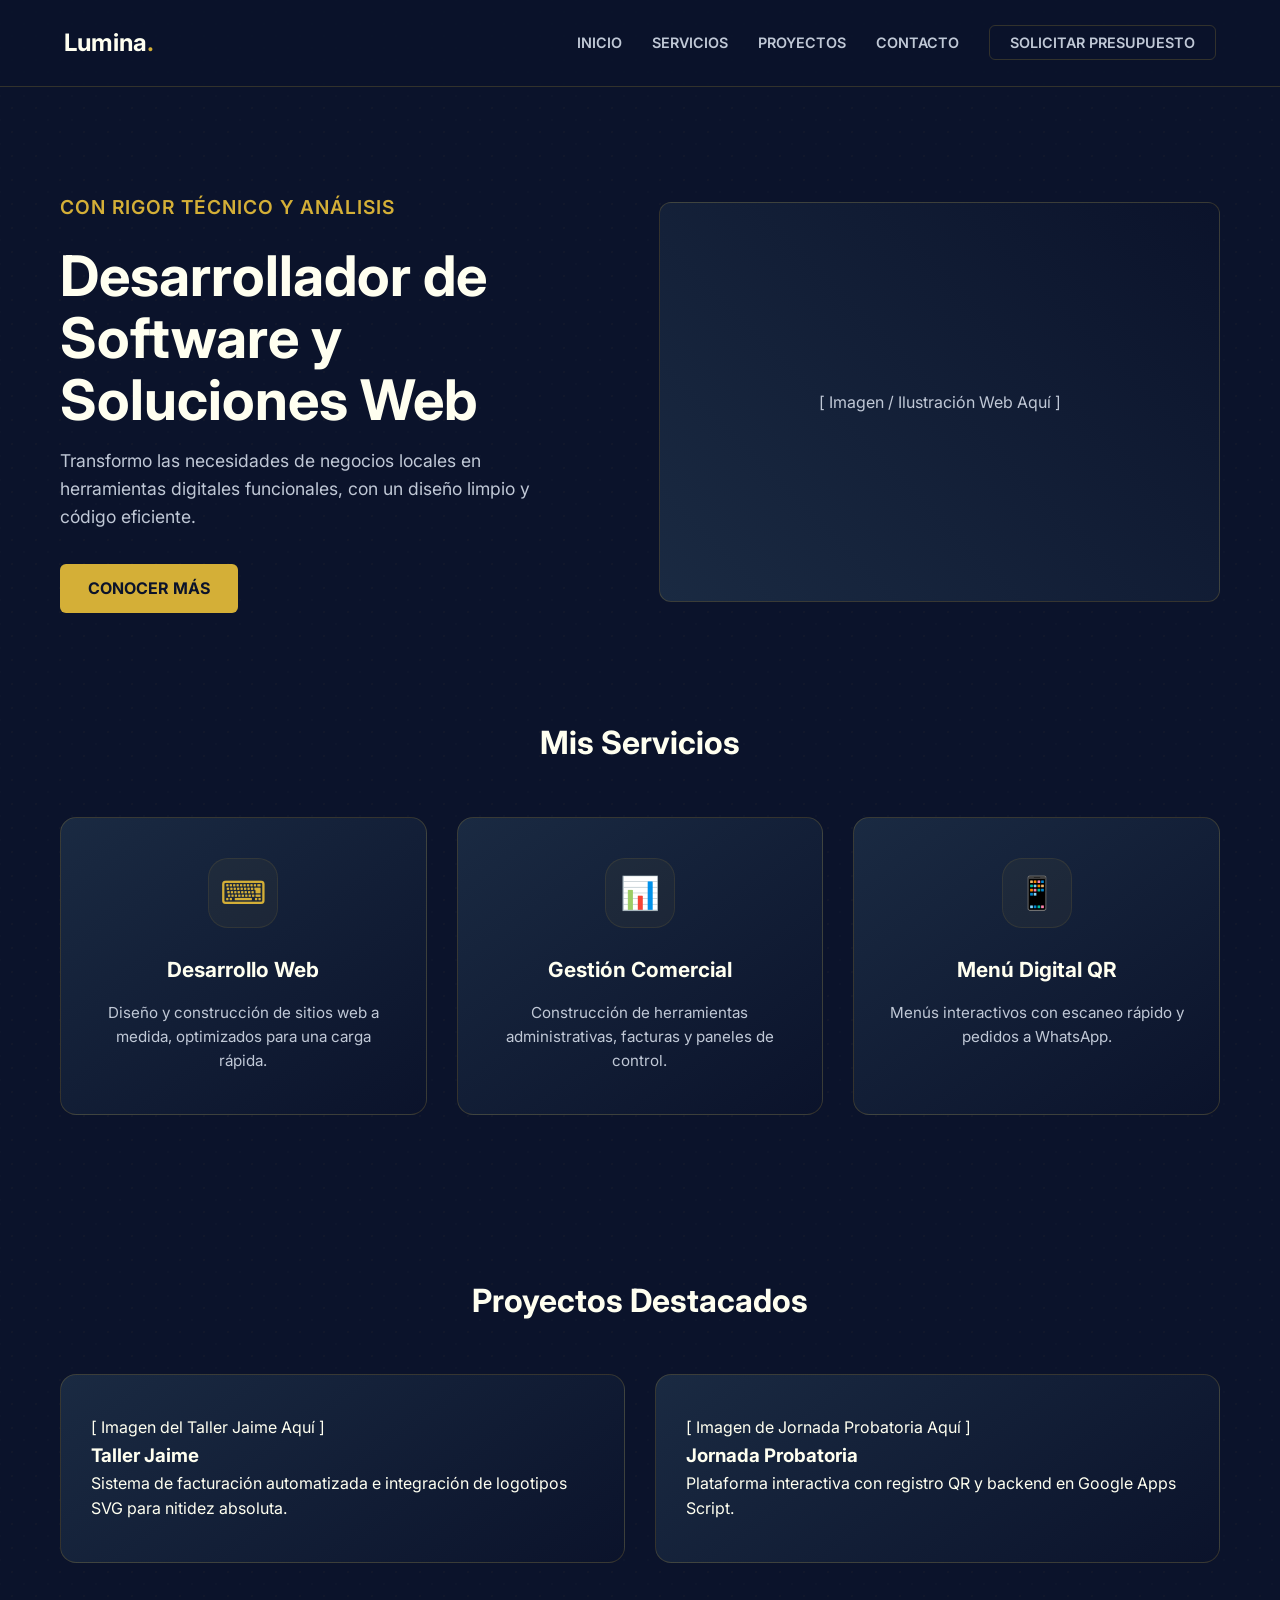
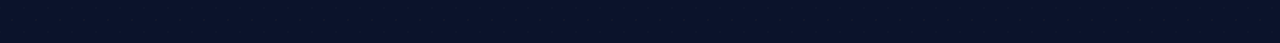
<file: index.html>
<!DOCTYPE html>
<html lang="es">
<head>
    <meta charset="UTF-8">
    <meta name="viewport" content="width=device-width, initial-scale=1.0">
    <title>Lumina Studio | Soluciones Web</title>
    <meta name="description" content="Transformo las necesidades de negocios en Panamá en herramientas digitales funcionales, con un diseño limpio y código eficiente.">
    
    <meta property="og:title" content="Lumina Studio | Soluciones Web a Medida">
    <meta property="og:description" content="Desarrollo de Software, Gestión Comercial y Menús Digitales QR para negocios locales.">
    <meta property="og:type" content="website">
    <meta property="og:url" content="https://luminastudionet-droid.github.io/LuminaStudio/">
    
    <meta property="og:image" content="https://luminastudionet-droid.github.io/LuminaStudio/imagen-previa.png">
    
    <meta name="twitter:card" content="summary_large_image">
    <meta name="twitter:title" content="Lumina Studio | Desarrollador de Software">
    <meta name="twitter:description" content="Diseño y construcción de sitios web a medida, optimizados para una carga rápida.">
    <link rel="stylesheet" href="style.css">
</head>
<body>

    <nav>
        <a href="index.html" class="logo" id="nav-logo">Cargando...</a>
        <ul class="nav-links">
            <li><a href="index.html">INICIO</a></li>
            <li><a href="servicios.html">SERVICIOS</a></li>
            <li><a href="proyectos.html">PROYECTOS</a></li>
            <li><a href="contacto.html">CONTACTO</a></li>
            <li><a href="presupuesto.html" class="btn-outline" id="nav-btn-presupuesto">Cargando...</a></li>
        </ul>
    </nav>

    <div class="container hero">
        <div class="hero-text">
            <h2 id="hero-etiqueta">Cargando...</h2>
            <h1 id="hero-titulo">Cargando...</h1>
            <p id="hero-descripcion">Cargando...</p>
            <a href="proyectos.html" class="btn-primary" id="hero-boton">Cargando...</a>
        </div>
        <div class="hero-image">
            [ Imagen / Ilustración Web Aquí ]
        </div>
    </div>

    <div class="container" style="padding-top: 0;">
        <h2 class="section-title" id="titulo-servicios">Cargando...</h2>
        <div class="services-grid">
            
            <a href="servicio-web.html" class="service-link">
                <div class="service-card">
                    <div class="icon-placeholder">⌨️</div>
                    <h3 id="srv1-titulo">Cargando...</h3>
                    <p id="srv1-desc">Cargando...</p>
                </div>
            </a>

            <a href="servicio-gestion.html" class="service-link">
                <div class="service-card">
                    <div class="icon-placeholder">📊</div>
                    <h3 id="srv2-titulo">Cargando...</h3>
                    <p id="srv2-desc">Cargando...</p>
                </div>
            </a>

            <a href="servicio-menu.html" class="service-link">
                <div class="service-card">
                    <div class="icon-placeholder">📱</div>
                    <h3 id="srv3-titulo">Cargando...</h3>
                    <p id="srv3-desc">Cargando...</p>
                </div>
            </a>

        </div>
    </div>

    <div class="container">
        <h2 class="section-title" id="titulo-proyectos">Cargando...</h2>
        <div class="projects-grid">

            <div class="project-card">
                <div class="project-image">
                    [ Imagen del Taller Jaime Aquí ]
                </div>
                <div class="project-info">
                    <h3 id="proy1-titulo">Cargando...</h3>
                    <p id="proy1-desc">Cargando...</p>
                </div>
            </div>

            <div class="project-card">
                <div class="project-image">
                    [ Imagen de Jornada Probatoria Aquí ]
                </div>
                <div class="project-info">
                    <h3 id="proy2-titulo">Cargando...</h3>
                    <p id="proy2-desc">Cargando...</p>
                </div>
            </div>

        </div>
    </div>

    <script src="app.js"></script>
</body>
</html>
</file>
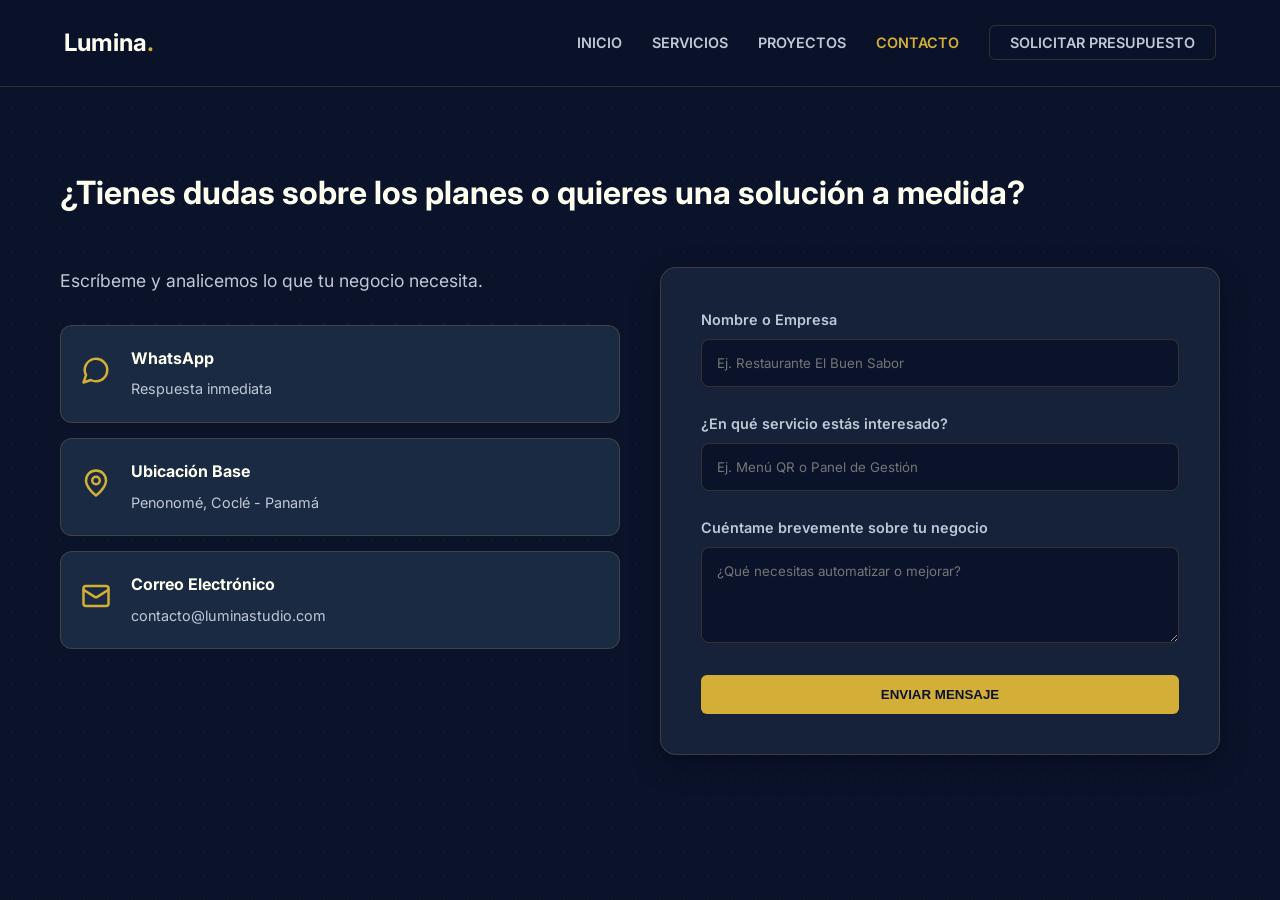
<file: contacto.html>
<!DOCTYPE html>
<html lang="es">
<head>
    <meta charset="UTF-8">
    <meta name="viewport" content="width=device-width, initial-scale=1.0">
    <title>Contacto | Lumina Studio</title>
    <link rel="stylesheet" href="style.css">
</head>
<body>
    <nav>
        <a href="index.html" class="logo" id="nav-logo">Cargando...</a>
        <ul class="nav-links">
            <li><a href="index.html" id="nav-inicio">Cargando...</a></li>
            <li><a href="servicios.html" id="nav-servicios">Cargando...</a></li>
            <li><a href="proyectos.html" id="nav-proyectos">Cargando...</a></li>
            <li><a href="contacto.html" id="nav-contacto" style="color: var(--accent-teal);">Cargando...</a></li>
            <li><a href="presupuesto.html" class="btn-outline" id="nav-btn-presupuesto">Cargando...</a></li>
        </ul>
    </nav>

    <div class="container">
        <h1 class="section-title" id="titulo-contacto" style="text-align: left;">Cargando...</h1>
        
        <div class="contact-grid">
            <div class="contact-info">
                <p id="descripcion-contacto" style="color: var(--text-muted); margin-bottom: 30px; font-size: 1.1rem; line-height: 1.6;"></p>
                
                <a href="#" id="https://wa.me/50765900364?text=Hola,%20me%20gustaría%20cotizar%20un%20proyecto%20web." target="_blank" class="contact-item" style="text-decoration: none; display: flex; align-items: center; gap: 20px; background: var(--card-bg); padding: 20px; border-radius: 12px; border: 1px solid var(--border-color); margin-bottom: 15px;">
                    <div style="color: var(--accent-teal);">
                        <svg xmlns="http://www.w3.org/2000/svg" width="30" height="30" viewBox="0 0 24 24" fill="none" stroke="currentColor" stroke-width="2" stroke-linecap="round" stroke-linejoin="round"><path d="M7.9 20A9 9 0 1 0 4 16.1L2 22Z"/></svg>
                    </div>
                    <div>
                        <h4 style="color: var(--text-main); margin-bottom: 5px;">WhatsApp</h4>
                        <span id="dato-whatsapp" style="color: var(--text-muted); font-size: 0.9rem;">Cargando...</span>
                    </div>
                </a>

                <div class="contact-item" style="display: flex; align-items: center; gap: 20px; background: var(--card-bg); padding: 20px; border-radius: 12px; border: 1px solid var(--border-color); margin-bottom: 15px;">
                    <div style="color: var(--accent-teal);">
                        <svg xmlns="http://www.w3.org/2000/svg" width="30" height="30" viewBox="0 0 24 24" fill="none" stroke="currentColor" stroke-width="2" stroke-linecap="round" stroke-linejoin="round"><path d="M20 10c0 6-8 12-8 12s-8-6-8-12a8 8 0 0 1 16 0Z"/><circle cx="12" cy="10" r="3"/></svg>
                    </div>
                    <div>
                        <h4 style="color: var(--text-main); margin-bottom: 5px;">Ubicación Base</h4>
                        <span id="dato-ubicacion" style="color: var(--text-muted); font-size: 0.9rem;">Cargando...</span>
                    </div>
                </div>

                <div class="contact-item" style="display: flex; align-items: center; gap: 20px; background: var(--card-bg); padding: 20px; border-radius: 12px; border: 1px solid var(--border-color);">
                    <div style="color: var(--accent-teal);">
                        <svg xmlns="http://www.w3.org/2000/svg" width="30" height="30" viewBox="0 0 24 24" fill="none" stroke="currentColor" stroke-width="2" stroke-linecap="round" stroke-linejoin="round"><rect width="20" height="16" x="2" y="4" rx="2"/><path d="m22 7-8.97 5.7a1.94 1.94 0 0 1-2.06 0L2 7"/></svg>
                    </div>
                    <div>
                        <h4 style="color: var(--text-main); margin-bottom: 5px;">Correo Electrónico</h4>
                        <span id="dato-correo" style="color: var(--text-muted); font-size: 0.9rem;">Cargando...</span>
                    </div>
                </div>
            </div>

            <div class="contact-form">
                <form action="#" method="POST" class="glass-form">
                    <div class="form-group">
                        <label>Nombre o Empresa</label>
                        <input type="text" placeholder="Ej. Restaurante El Buen Sabor" required>
                    </div>
                    <div class="form-group">
                        <label>¿En qué servicio estás interesado?</label>
                        <input type="text" placeholder="Ej. Menú QR o Panel de Gestión" required>
                    </div>
                    <div class="form-group">
                        <label>Cuéntame brevemente sobre tu negocio</label>
                        <textarea rows="4" placeholder="¿Qué necesitas automatizar o mejorar?" required></textarea>
                    </div>
                    <button type="submit" class="btn-primary" style="width: 100%; border: none; cursor: pointer;">ENVIAR MENSAJE</button>
                </form>
            </div>
        </div>
    </div>
    <script src="app.js"></script>
</body>
</html>
</file>
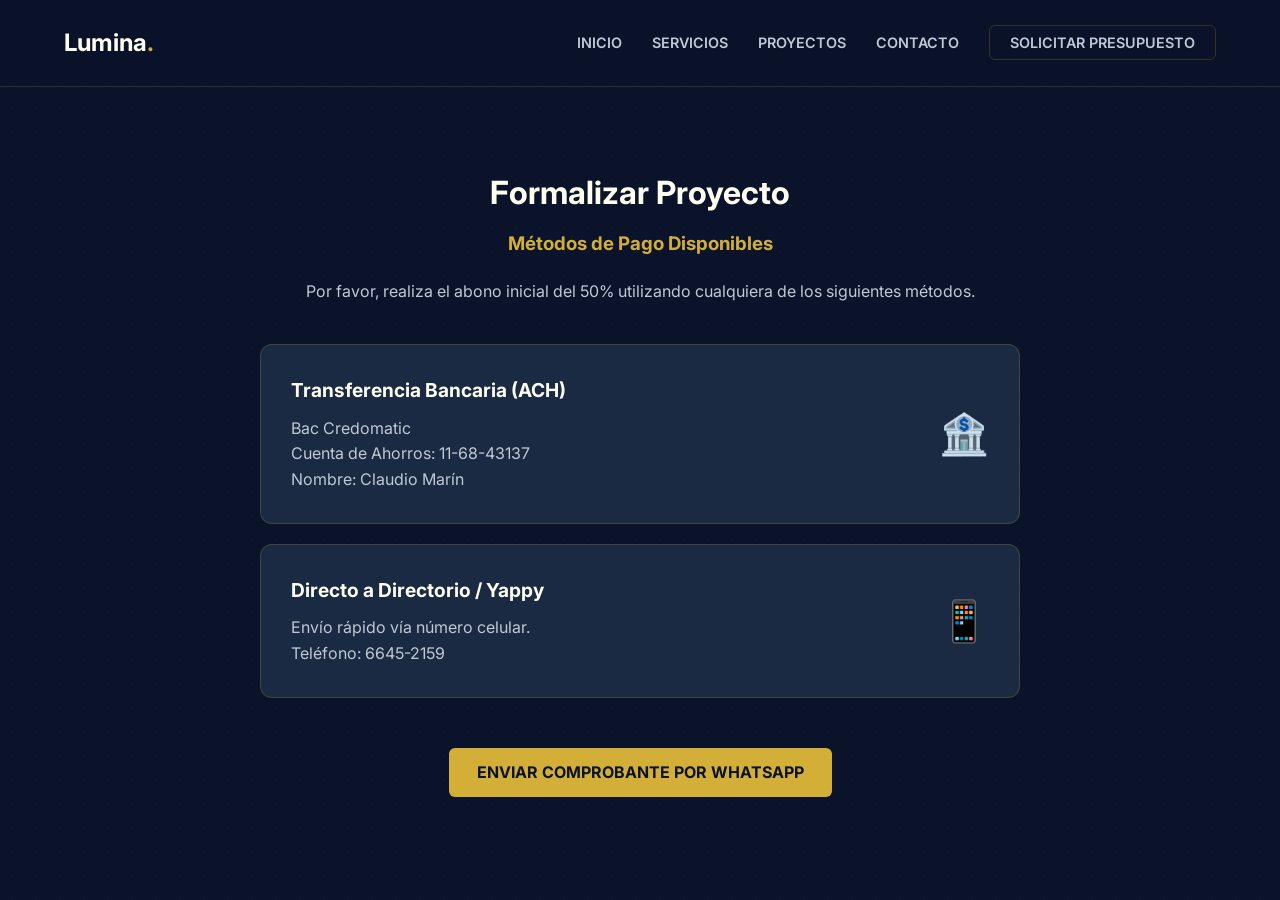
<file: pago.html>
<!DOCTYPE html>
<html lang="es">
<head>
    <meta charset="UTF-8">
    <meta name="viewport" content="width=device-width, initial-scale=1.0">
    <title>Proceder al Pago | Lumina Studio</title>
    <link rel="stylesheet" href="style.css">
</head>
<body>
    <nav>
        <a href="index.html" class="logo" id="nav-logo">Cargando...</a>
        <ul class="nav-links">
            <li><a href="index.html" id="nav-inicio">Cargando...</a></li>
            <li><a href="servicios.html" id="nav-servicios">Cargando...</a></li>
            <li><a href="proyectos.html" id="nav-proyectos">Cargando...</a></li>
            <li><a href="contacto.html" id="nav-contacto">Cargando...</a></li>
            <li><a href="presupuesto.html" class="btn-outline" id="nav-btn-presupuesto">Cargando...</a></li>
        </ul>
    </nav>

    <div class="container" style="max-width: 800px; margin: 0 auto;">
        <h1 class="section-title" id="pago-titulo" style="margin-bottom: 10px;">Cargando...</h1>
        <h3 id="pago-sub" style="text-align: center; color: var(--accent-teal); margin-bottom: 20px;">Cargando...</h3>
        <p id="pago-instruccion" style="text-align: center; color: var(--text-muted); margin-bottom: 40px;"></p>
        
        <div class="payment-methods" style="display: flex; flex-direction: column; gap: 20px;">
            <div class="payment-method" style="background: var(--card-bg); padding: 30px; border-radius: 12px; border: 1px solid var(--border-color); display: flex; justify-content: space-between; align-items: center;">
                <div>
                    <h4 style="color: var(--text-main); font-size: 1.2rem; margin-bottom: 10px;">Transferencia Bancaria (ACH)</h4>
                    <p style="color: var(--text-muted); font-size: 1rem; line-height: 1.6;" id="pago-banco">Cargando...</p>
                </div>
                <div style="font-size: 2.5rem;">🏦</div>
            </div>

            <div class="payment-method" style="background: var(--card-bg); padding: 30px; border-radius: 12px; border: 1px solid var(--border-color); display: flex; justify-content: space-between; align-items: center;">
                <div>
                    <h4 style="color: var(--text-main); font-size: 1.2rem; margin-bottom: 10px;">Directo a Directorio / Yappy</h4>
                    <p style="color: var(--text-muted); font-size: 1rem; line-height: 1.6;" id="pago-yappy">Cargando...</p>
                </div>
                <div style="font-size: 2.5rem;">📱</div>
            </div>
        </div>

        <div style="text-align: center; margin-top: 50px;">
            <a href="https://wa.me/50765900364?text=Hola%20Lumina%20Studio,%20adjunto%20el%20comprobante%20de%20pago%20para%20iniciar%20mi%20proyecto." target="_blank" class="btn-primary" id="pago-btn-wa">Cargando...</a>
        </div>
    </div>
    <script src="app.js"></script>
</body>
</html>
</file>
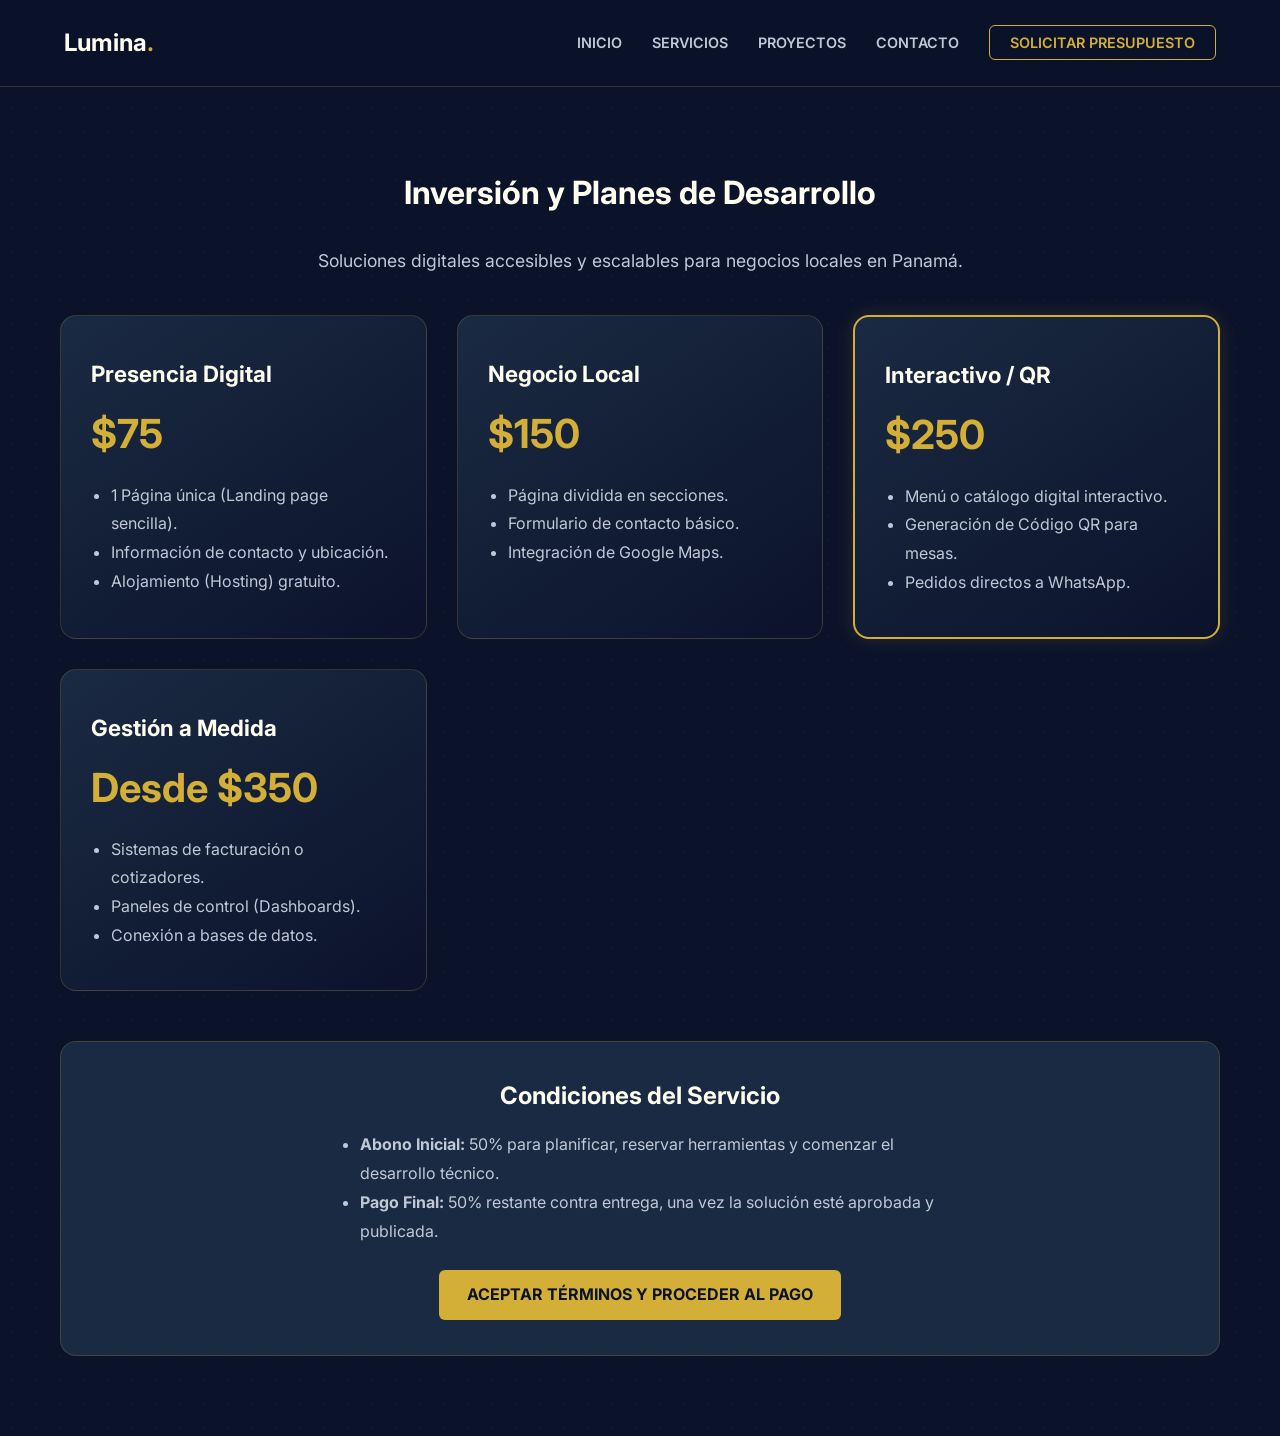
<file: presupuesto.html>
<!DOCTYPE html>
<html lang="es">
<head>
    <meta charset="UTF-8">
    <meta name="viewport" content="width=device-width, initial-scale=1.0">
    <title>Presupuestos | Lumina Studio</title>
    <link rel="stylesheet" href="style.css">
</head>
<body>

    <nav>
        <a href="index.html" class="logo" id="nav-logo">Cargando...</a>
        <ul class="nav-links">
            <li><a href="index.html" id="nav-inicio">Cargando...</a></li>
            <li><a href="servicios.html" id="nav-servicios">Cargando...</a></li>
            <li><a href="proyectos.html" id="nav-proyectos">Cargando...</a></li>
            <li><a href="contacto.html" id="nav-contacto">Cargando...</a></li>
            <li><a href="presupuesto.html" class="btn-outline" id="nav-btn-presupuesto" style="color: var(--accent-teal); border-color: var(--accent-teal);">Cargando...</a></li>
        </ul>
    </nav>

    <div class="container">
        <h1 class="section-title" id="pres-titulo">Cargando...</h1>
        <p id="pres-desc" style="text-align: center; color: var(--text-muted); margin-top: -20px; margin-bottom: 40px; font-size: 1.1rem;"></p>
        
        <div class="pricing-grid">
            
            <div class="pricing-card">
                <h3 id="plan1-tit" style="font-size: 1.4rem; color: var(--text-main); margin-bottom: 10px;">Cargando...</h3>
                <div class="price" id="plan1-pre" style="font-size: 2.5rem; color: var(--accent-teal); font-weight: bold; margin-bottom: 15px;">Cargando...</div>
                <ul style="color: var(--text-muted); padding-left: 20px; line-height: 1.8; text-align: left;">
                    <li>1 Página única (Landing page sencilla).</li>
                    <li>Información de contacto y ubicación.</li>
                    <li>Alojamiento (Hosting) gratuito.</li>
                </ul>
            </div>

            <div class="pricing-card">
                <h3 id="plan2-tit" style="font-size: 1.4rem; color: var(--text-main); margin-bottom: 10px;">Cargando...</h3>
                <div class="price" id="plan2-pre" style="font-size: 2.5rem; color: var(--accent-teal); font-weight: bold; margin-bottom: 15px;">Cargando...</div>
                <ul style="color: var(--text-muted); padding-left: 20px; line-height: 1.8; text-align: left;">
                    <li>Página dividida en secciones.</li>
                    <li>Formulario de contacto básico.</li>
                    <li>Integración de Google Maps.</li>
                </ul>
            </div>

            <div class="pricing-card featured" style="border: 2px solid var(--accent-teal); box-shadow: 0 0 20px rgba(212, 175, 55, 0.15);">
                <h3 id="plan3-tit" style="font-size: 1.4rem; color: var(--text-main); margin-bottom: 10px;">Cargando...</h3>
                <div class="price" id="plan3-pre" style="font-size: 2.5rem; color: var(--accent-teal); font-weight: bold; margin-bottom: 15px;">Cargando...</div>
                <ul style="color: var(--text-muted); padding-left: 20px; line-height: 1.8; text-align: left;">
                    <li>Menú o catálogo digital interactivo.</li>
                    <li>Generación de Código QR para mesas.</li>
                    <li>Pedidos directos a WhatsApp.</li>
                </ul>
            </div>

            <div class="pricing-card">
                <h3 id="plan4-tit" style="font-size: 1.4rem; color: var(--text-main); margin-bottom: 10px;">Cargando...</h3>
                <div class="price" id="plan4-pre" style="font-size: 2.5rem; color: var(--accent-teal); font-weight: bold; margin-bottom: 15px;">Cargando...</div>
                <ul style="color: var(--text-muted); padding-left: 20px; line-height: 1.8; text-align: left;">
                    <li>Sistemas de facturación o cotizadores.</li>
                    <li>Paneles de control (Dashboards).</li>
                    <li>Conexión a bases de datos.</li>
                </ul>
            </div>

        </div> <div class="terms-box" style="margin-top: 50px; background: var(--card-bg); padding: 35px; border-radius: 16px; border: 1px solid var(--border-color); text-align: center;">
            <h3 style="color: var(--text-main); font-size: 1.5rem; margin-bottom: 15px;">Condiciones del Servicio</h3>
            <ul style="color: var(--text-muted); max-width: 600px; margin: 0 auto 25px; padding-left: 20px; line-height: 1.8; text-align: left;">
                <li><strong>Abono Inicial:</strong> 50% para planificar, reservar herramientas y comenzar el desarrollo técnico.</li>
                <li><strong>Pago Final:</strong> 50% restante contra entrega, una vez la solución esté aprobada y publicada.</li>
            </ul>
            <a href="pago.html" class="btn-primary" id="pres-btn-pago">Cargando...</a>
        </div>

    </div> <script src="app.js"></script>
</body>
</html>
</file>
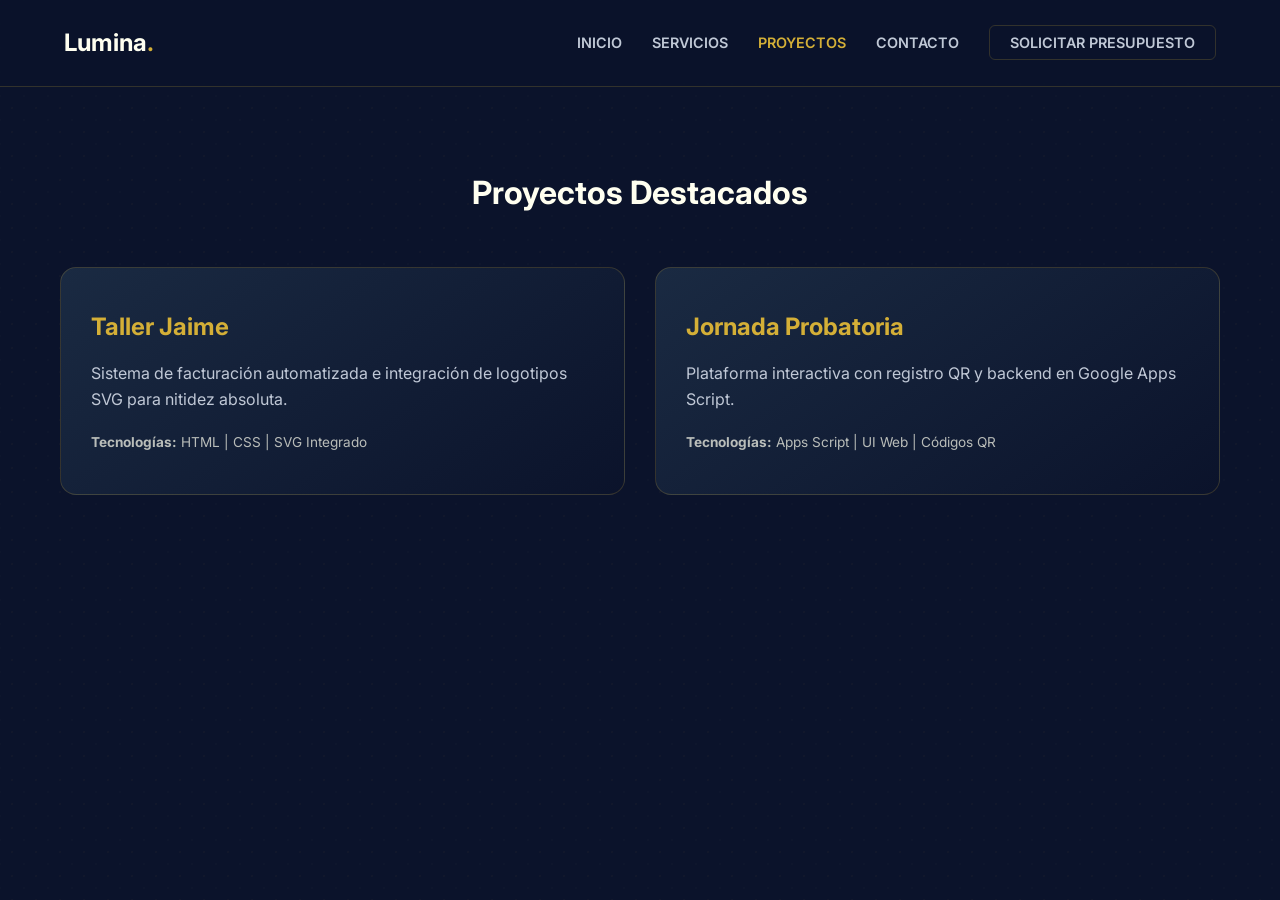
<file: proyectos.html>
<!DOCTYPE html>
<html lang="es">
<head>
    <meta charset="UTF-8">
    <meta name="viewport" content="width=device-width, initial-scale=1.0">
    <title>Proyectos | Lumina Studio</title>
    <link rel="stylesheet" href="style.css">
</head>
<body>
    <nav>
        <a href="index.html" class="logo" id="nav-logo">Cargando...</a>
        <ul class="nav-links">
            <li><a href="index.html" id="nav-inicio">Cargando...</a></li>
            <li><a href="servicios.html" id="nav-servicios">Cargando...</a></li>
            <li><a href="proyectos.html" id="nav-proyectos" style="color: var(--accent-teal);">Cargando...</a></li>
            <li><a href="contacto.html" id="nav-contacto">Cargando...</a></li>
            <li><a href="presupuesto.html" class="btn-outline" id="nav-btn-presupuesto">Cargando...</a></li>
        </ul>
    </nav>

    <div class="container">
        <h1 class="section-title" id="titulo-proyectos">Cargando...</h1>
        
        <div class="projects-grid">
            <!-- Tarjeta Proyecto 1 -->
            <div class="project-card">
                <h3 id="proy1-titulo" style="color: var(--accent-teal); font-size: 1.5rem; margin-bottom: 15px;">Cargando...</h3>
                <p id="proy1-desc" style="color: var(--text-muted); line-height: 1.6;"></p>
                <div style="margin-top: 20px; font-size: 0.85rem; color: var(--text-main); opacity: 0.7;">
                    <strong>Tecnologías:</strong> HTML | CSS | SVG Integrado
                </div>
            </div>

            <!-- Tarjeta Proyecto 2 -->
            <div class="project-card">
                <h3 id="proy2-titulo" style="color: var(--accent-teal); font-size: 1.5rem; margin-bottom: 15px;">Cargando...</h3>
                <p id="proy2-desc" style="color: var(--text-muted); line-height: 1.6;"></p>
                <div style="margin-top: 20px; font-size: 0.85rem; color: var(--text-main); opacity: 0.7;">
                    <strong>Tecnologías:</strong> Apps Script | UI Web | Códigos QR
                </div>
            </div>
        </div>
    </div>
    <script src="app.js"></script>
</body>
</html>
</file>
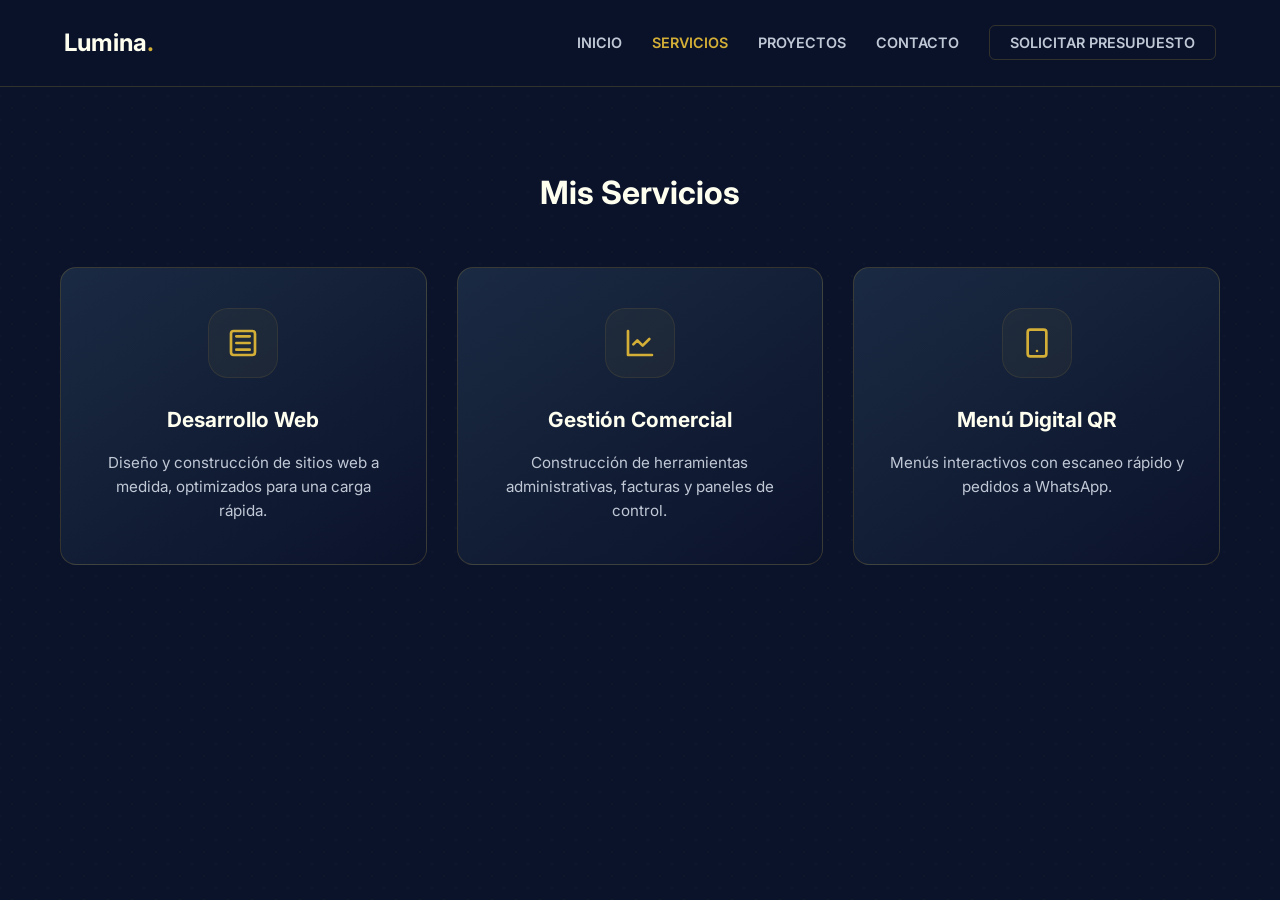
<file: servicios.html>
<!DOCTYPE html>
<html lang="es">
<head>
    <meta charset="UTF-8">
    <meta name="viewport" content="width=device-width, initial-scale=1.0">
    <title>Servicios | Lumina Studio</title>
    <link rel="stylesheet" href="style.css">
</head>
<body>
    <nav>
        <a href="index.html" class="logo" id="nav-logo">Cargando...</a>
        <ul class="nav-links">
            <li><a href="index.html" id="nav-inicio">Cargando...</a></li>
            <li><a href="servicios.html" id="nav-servicios" style="color: var(--accent-teal);">Cargando...</a></li>
            <li><a href="proyectos.html" id="nav-proyectos">Cargando...</a></li>
            <li><a href="contacto.html" id="nav-contacto">Cargando...</a></li>
            <li><a href="presupuesto.html" class="btn-outline" id="nav-btn-presupuesto">Cargando...</a></li>
        </ul>
    </nav>

    <div class="container">
        <h1 class="section-title" id="titulo-servicios">Cargando...</h1>
        <div class="services-grid">
            
            <a href="servicio-web.html" class="service-link">
                <div class="service-card">
                    <div class="icon-placeholder">
                        <svg xmlns="http://www.w3.org/2000/svg" width="32" height="32" viewBox="0 0 24 24" fill="none" stroke="currentColor" stroke-width="2" stroke-linecap="round" stroke-linejoin="round"><rect width="18" height="18" x="3" y="3" rx="2"/><path d="M7 7h10"/><path d="M7 12h10"/><path d="M7 17h10"/></svg>
                    </div>
                    <h3 id="srv1-titulo">Cargando...</h3>
                    <p id="srv1-desc">Cargando...</p>
                </div>
            </a>

            <a href="servicio-gestion.html" class="service-link">
                <div class="service-card">
                    <div class="icon-placeholder">
                        <svg xmlns="http://www.w3.org/2000/svg" width="32" height="32" viewBox="0 0 24 24" fill="none" stroke="currentColor" stroke-width="2" stroke-linecap="round" stroke-linejoin="round"><path d="M3 3v18h18"/><path d="m19 9-5 5-4-4-3 3"/></svg>
                    </div>
                    <h3 id="srv2-titulo">Cargando...</h3>
                    <p id="srv2-desc">Cargando...</p>
                </div>
            </a>

            <a href="servicio-menu.html" class="service-link">
                <div class="service-card">
                    <div class="icon-placeholder">
                        <svg xmlns="http://www.w3.org/2000/svg" width="32" height="32" viewBox="0 0 24 24" fill="none" stroke="currentColor" stroke-width="2" stroke-linecap="round" stroke-linejoin="round"><rect width="14" height="20" x="5" y="2" rx="2" ry="2"/><path d="M12 18h.01"/></svg>
                    </div>
                    <h3 id="srv3-titulo">Cargando...</h3>
                    <p id="srv3-desc">Cargando...</p>
                </div>
            </a>

        </div>
    </div>

    <script src="app.js"></script>
</body>
</html>
</file>
<file: style.css>
@import url('https://fonts.googleapis.com/css2?family=Inter:wght@300;400;600;700&display=swap');

:root {
    /* Paleta Editorial Premium */
    --bg-dark: #0B132B;       
    --card-bg: #1A2A42;       
    --text-main: #FFFFF0;     
    --text-muted: #C0C8D6;    
    --accent-teal: #D4AF37;   
    --accent-hover: #F2D16B;  
    --border-color: rgba(212, 175, 55, 0.2); 
    --font-main: 'Inter', system-ui, sans-serif;
}

* { margin: 0; padding: 0; box-sizing: border-box; }
html { scroll-behavior: smooth; }
body {
    font-family: var(--font-main);
    background-color: var(--bg-dark);
    background-image: radial-gradient(rgba(212, 175, 55, 0.03) 1px, transparent 0), radial-gradient(rgba(255, 255, 240, 0.01) 1px, transparent 0);
    background-size: 24px 24px;
    background-position: 0 0, 12px 12px;
    color: var(--text-main);
    line-height: 1.6;
    animation: aparecer 0.2s ease-out forwards;
}

@keyframes aparecer {
    0% { opacity: 0; }
    100% { opacity: 1; }
}

body.page-exit { opacity: 0; transform: scale(0.99); transition: opacity 0.15s ease-out, transform 0.15s ease-out; }
a { text-decoration: none; color: inherit; transition: all 0.3s ease; }

/* --- Navegación --- */
nav { display: flex; justify-content: space-between; align-items: center; padding: 1.5rem 5%; border-bottom: 1px solid var(--border-color); background-color: rgba(11, 19, 43, 0.9); backdrop-filter: blur(10px); position: sticky; top: 0; z-index: 1000; }
.logo { font-size: 1.5rem; font-weight: 700; color: var(--text-main); }
.logo span { color: var(--accent-teal); }
.nav-links { display: flex; list-style: none; gap: 30px; align-items: center; }
.nav-links a { font-size: 0.9rem; color: var(--text-muted); font-weight: 600; }
.nav-links a:hover { color: var(--accent-teal); }

/* --- Botones --- */
.btn-outline { border: 1px solid var(--border-color); padding: 8px 20px; border-radius: 6px; color: var(--text-main); font-size: 0.85rem; font-weight: 600; }
.btn-outline:hover { border-color: var(--accent-teal); color: var(--accent-teal); }
.btn-primary { background-color: var(--accent-teal); color: #0B132B; padding: 12px 28px; border-radius: 6px; font-weight: 700; display: inline-block; transition: all 0.3s ease; border: none; cursor: pointer; }
.btn-primary:hover { background-color: var(--accent-hover); transform: translateY(-3px); box-shadow: 0 8px 20px rgba(212, 175, 55, 0.3); color: #0B132B; }
.btn-primary:active, .btn-outline:active, .service-card:active, .project-card:active, .pricing-card:active {
    transform: scale(0.96) translateY(-2px) !important;
    box-shadow: 0 4px 10px rgba(212, 175, 55, 0.4) !important;
    transition: transform 0.1s ease;
}

/* --- Estructura Layout --- */
.container { max-width: 1200px; margin: 0 auto; padding: 80px 20px; }
.section-title { font-size: 2rem; text-align: center; margin-bottom: 3rem; font-weight: 700; color: var(--text-main); }

/* --- Hero Section (Inicio) --- */
.hero { display: flex; align-items: center; justify-content: space-between; gap: 40px; min-height: 70vh; }
.hero-text { flex: 1; }
.hero-text h1 { font-size: 3.5rem; line-height: 1.1; margin-bottom: 1rem; color: var(--text-main); }
.hero-text h2 { font-size: 1.2rem; color: var(--accent-teal); margin-bottom: 1.5rem; font-weight: 600; text-transform: uppercase; letter-spacing: 1px; }
.hero-text p { color: var(--text-muted); font-size: 1.1rem; max-width: 500px; margin-bottom: 2rem; }
.hero-image { flex: 1; height: 400px; background: linear-gradient(45deg, var(--card-bg), var(--bg-dark)); border-radius: 12px; border: 1px solid var(--border-color); display: flex; align-items: center; justify-content: center; color: var(--text-muted); }

/* =========================================
   SISTEMA DE CUADRÍCULAS (GRIDS)
   ========================================= */
.services-grid { display: grid; grid-template-columns: repeat(auto-fit, minmax(300px, 1fr)); gap: 30px; margin-top: 20px; }
.projects-grid { display: grid; grid-template-columns: repeat(auto-fit, minmax(350px, 1fr)); gap: 30px; margin-top: 30px; }
.pricing-grid { display: grid; grid-template-columns: repeat(auto-fit, minmax(280px, 1fr)); gap: 30px; margin-top: 40px; }
.contact-grid { display: grid; grid-template-columns: repeat(auto-fit, minmax(300px, 1fr)); gap: 40px; margin-top: 40px; }

/* --- Tarjetas Universales --- */
.service-link { text-decoration: none; display: block; height: 100%; }
.service-card, .project-card, .pricing-card { 
    background: linear-gradient(145deg, var(--card-bg), var(--bg-dark)); 
    border: 1px solid var(--border-color); 
    border-radius: 16px; 
    padding: 40px 30px; 
    transition: all 0.4s cubic-bezier(0.175, 0.885, 0.32, 1.275); 
    height: 100%; 
    display: flex; 
    flex-direction: column; 
}
.service-card { align-items: center; text-align: center; }
.service-card:hover, .project-card:hover, .pricing-card:hover { 
    transform: translateY(-8px); 
    border-color: var(--accent-teal); 
    box-shadow: 0 15px 30px rgba(212, 175, 55, 0.15); 
}

/* Detalles específicos de tarjetas */
.icon-placeholder { width: 70px; height: 70px; background-color: rgba(212, 175, 55, 0.05); color: var(--accent-teal); border-radius: 20px; display: flex; align-items: center; justify-content: center; font-size: 2rem; margin-bottom: 25px; border: 1px solid rgba(212, 175, 55, 0.1); transition: all 0.3s ease; }
.service-card:hover .icon-placeholder { background-color: var(--accent-teal); color: var(--bg-dark); transform: scale(1.1); }
.service-card h3 { font-size: 1.3rem; color: var(--text-main); margin-bottom: 15px; font-weight: 700; }
.service-card p { color: var(--text-muted); font-size: 0.95rem; line-height: 1.6; }

/* --- Detalles de Servicios --- */
.service-details { max-width: 800px; margin: 0 auto; background-color: var(--card-bg); padding: 40px; border-radius: 12px; border: 1px solid var(--border-color); }
.service-details ul { list-style-position: inside; margin: 20px 0; color: var(--text-muted); }
.service-details li { margin-bottom: 10px; }

/* --- Formularios y Contacto (Glassmorphism) --- */
.glass-form { background: rgba(26, 42, 66, 0.7); backdrop-filter: blur(12px); padding: 40px; border-radius: 16px; border: 1px solid var(--border-color); box-shadow: 0 10px 30px rgba(0, 0, 0, 0.3); }
.form-group { margin-bottom: 25px; }
.form-group label { display: block; margin-bottom: 8px; color: var(--text-muted); font-size: 0.9rem; font-weight: 600; }
.form-group input, .form-group textarea { width: 100%; padding: 15px; background-color: var(--bg-dark); border: 1px solid var(--border-color); border-radius: 8px; color: var(--text-main); font-family: var(--font-main); transition: all 0.3s ease; }
.form-group input:focus, .form-group textarea:focus { outline: none; border-color: var(--accent-teal); box-shadow: 0 0 15px rgba(212, 175, 55, 0.2); }
.contact-item { display: flex; align-items: center; gap: 20px; background: var(--card-bg); padding: 20px; border-radius: 12px; border: 1px solid var(--border-color); margin-bottom: 15px; transition: transform 0.3s ease; text-decoration: none; }
.contact-item:hover { transform: translateX(10px); border-color: var(--accent-teal); }
.icon-modern { display: flex; align-items: center; justify-content: center; width: 50px; height: 50px; background-color: rgba(212, 175, 55, 0.05); border-radius: 10px; color: var(--accent-teal); transition: all 0.3s ease; }
.contact-item:hover .icon-modern { background-color: var(--accent-teal); color: var(--bg-dark); }

/* --- Métodos de Pago --- */
.payment-methods { display: flex; flex-direction: column; gap: 20px; margin: 30px 0; }
.payment-method { background: var(--card-bg); padding: 30px; border: 1px solid var(--border-color); border-radius: 12px; display: flex; justify-content: space-between; align-items: center; transition: transform 0.3s ease; }
.payment-method:hover { transform: translateX(10px); border-color: var(--accent-teal); }

/* =========================================
   ANIMACIONES AL HACER SCROLL (EL PLUS)
   ========================================= */
.scroll-anim {
    opacity: 0;
    transform: translateY(50px);
    /* Curva elástica estilo Apple para que floten suavemente */
    transition: opacity 0.8s ease-out, transform 0.8s cubic-bezier(0.175, 0.885, 0.32, 1.275);
}

.scroll-visible {
    opacity: 1;
    transform: translateY(0);
}

/* Cascada: Hacemos que en computadora las tarjetas aparezcan una tras otra (Efecto dominó) */
.services-grid a:nth-child(2) .scroll-visible, 
.pricing-grid .pricing-card:nth-child(2) { transition-delay: 0.15s; }
.services-grid a:nth-child(3) .scroll-visible, 
.pricing-grid .pricing-card:nth-child(3) { transition-delay: 0.3s; }
.pricing-grid .pricing-card:nth-child(4) { transition-delay: 0.45s; }

/* --- Adaptación perfecta para Celulares --- */
@media (max-width: 768px) {
    /* 1. Reducimos los espacios muertos a los lados y arriba */
    .container { padding: 50px 15px; }
    
    /* 2. Achicamos los textos gigantes del inicio para que respiren */
    .hero { flex-direction: column; text-align: center; min-height: auto; padding-top: 10px; }
    .hero-text h1 { font-size: 2.1rem; margin-bottom: 0.8rem; } /* Antes era de 3.5rem */
    .hero-text h2 { font-size: 0.9rem; margin-bottom: 1rem; }
    .hero-text p { font-size: 0.95rem; margin: 0 auto 2rem; padding: 0 10px; }
    
    /* 3. Ajustamos los títulos de cada sección */
    .section-title { font-size: 1.6rem; margin-bottom: 2rem; }
    
    /* 4. Desinflamos las tarjetas para que no se vean tan "gordas" en el cel */
    .service-card, .project-card, .pricing-card { padding: 30px 20px; }
    .pricing-card .price { font-size: 2rem !important; }
    
    /* 5. Ajustes de la barra superior */
    nav { padding: 1rem 5%; }
    .logo { font-size: 1.3rem; }
    .nav-links { display: none; }
    
    /* Animaciones sin retraso en celular para no dejar la pantalla vacía */
    .scroll-visible { transition-delay: 0s !important; }
}
</file>
